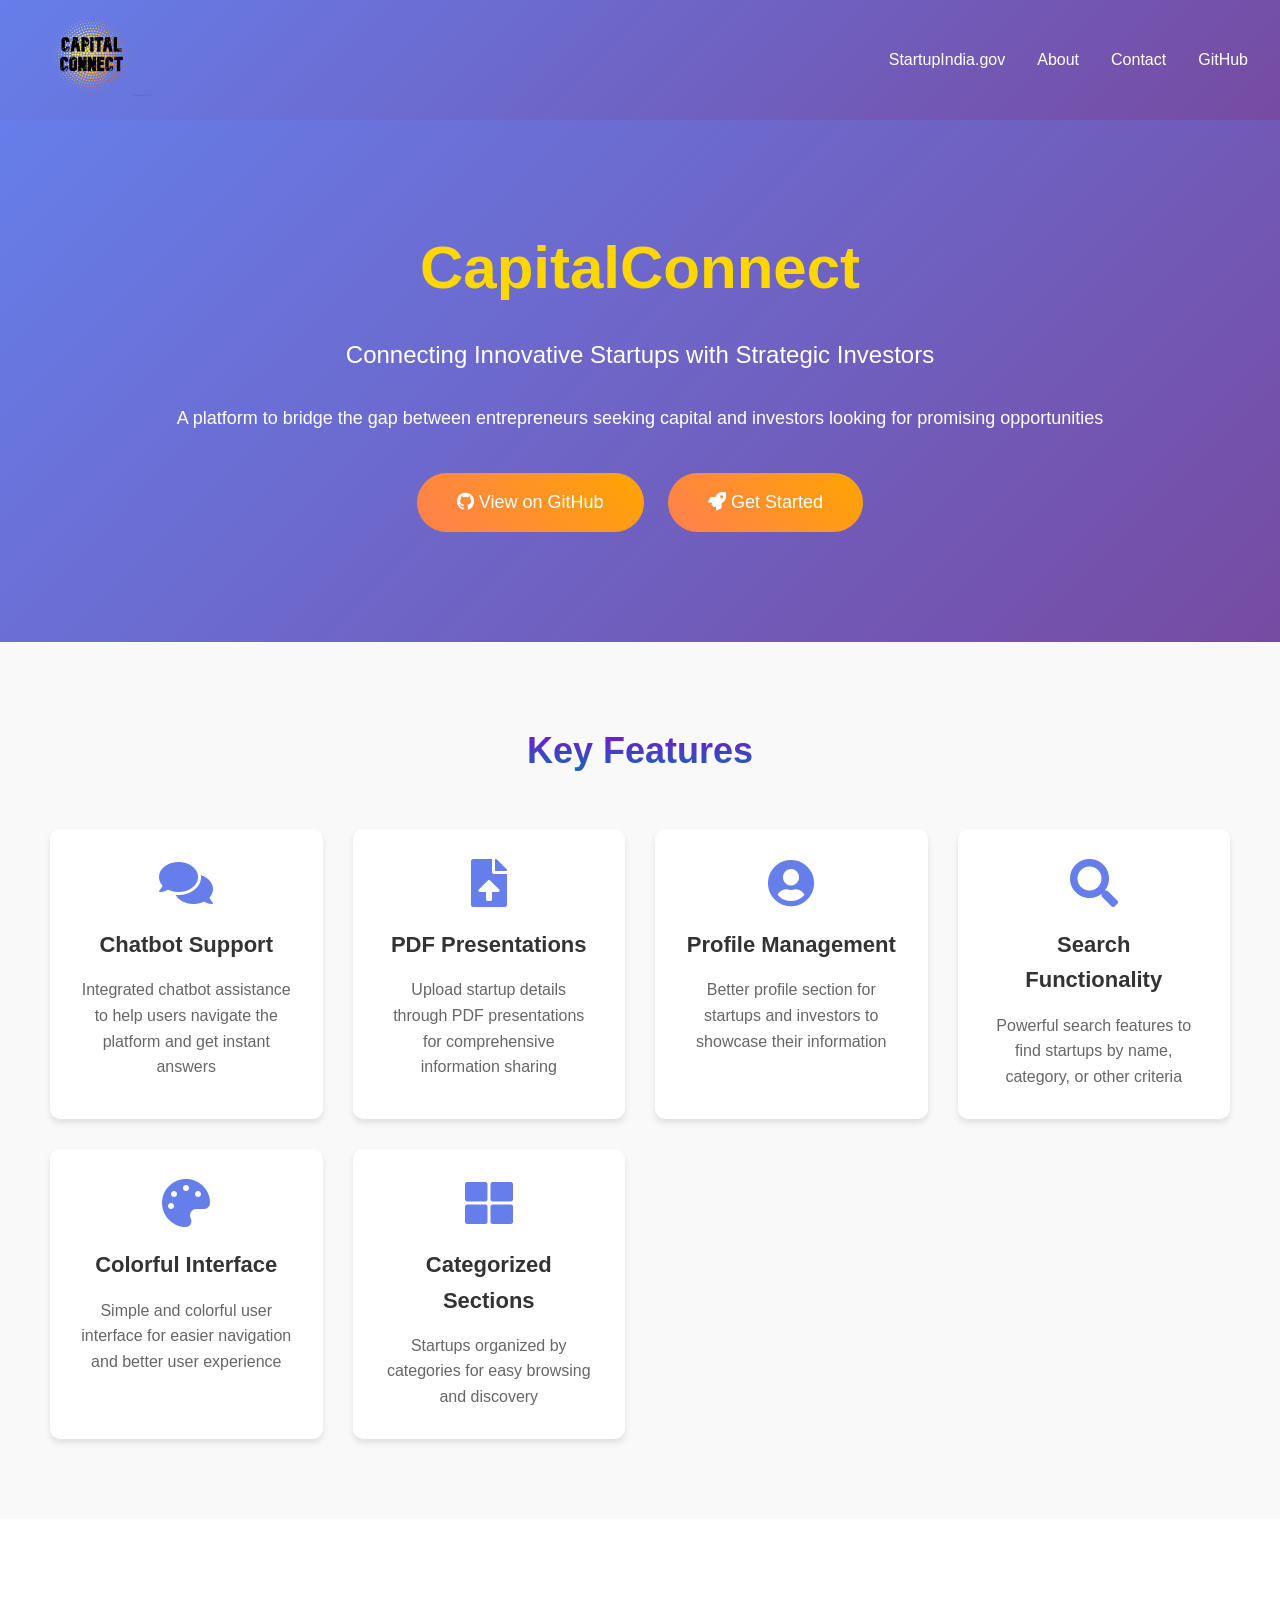
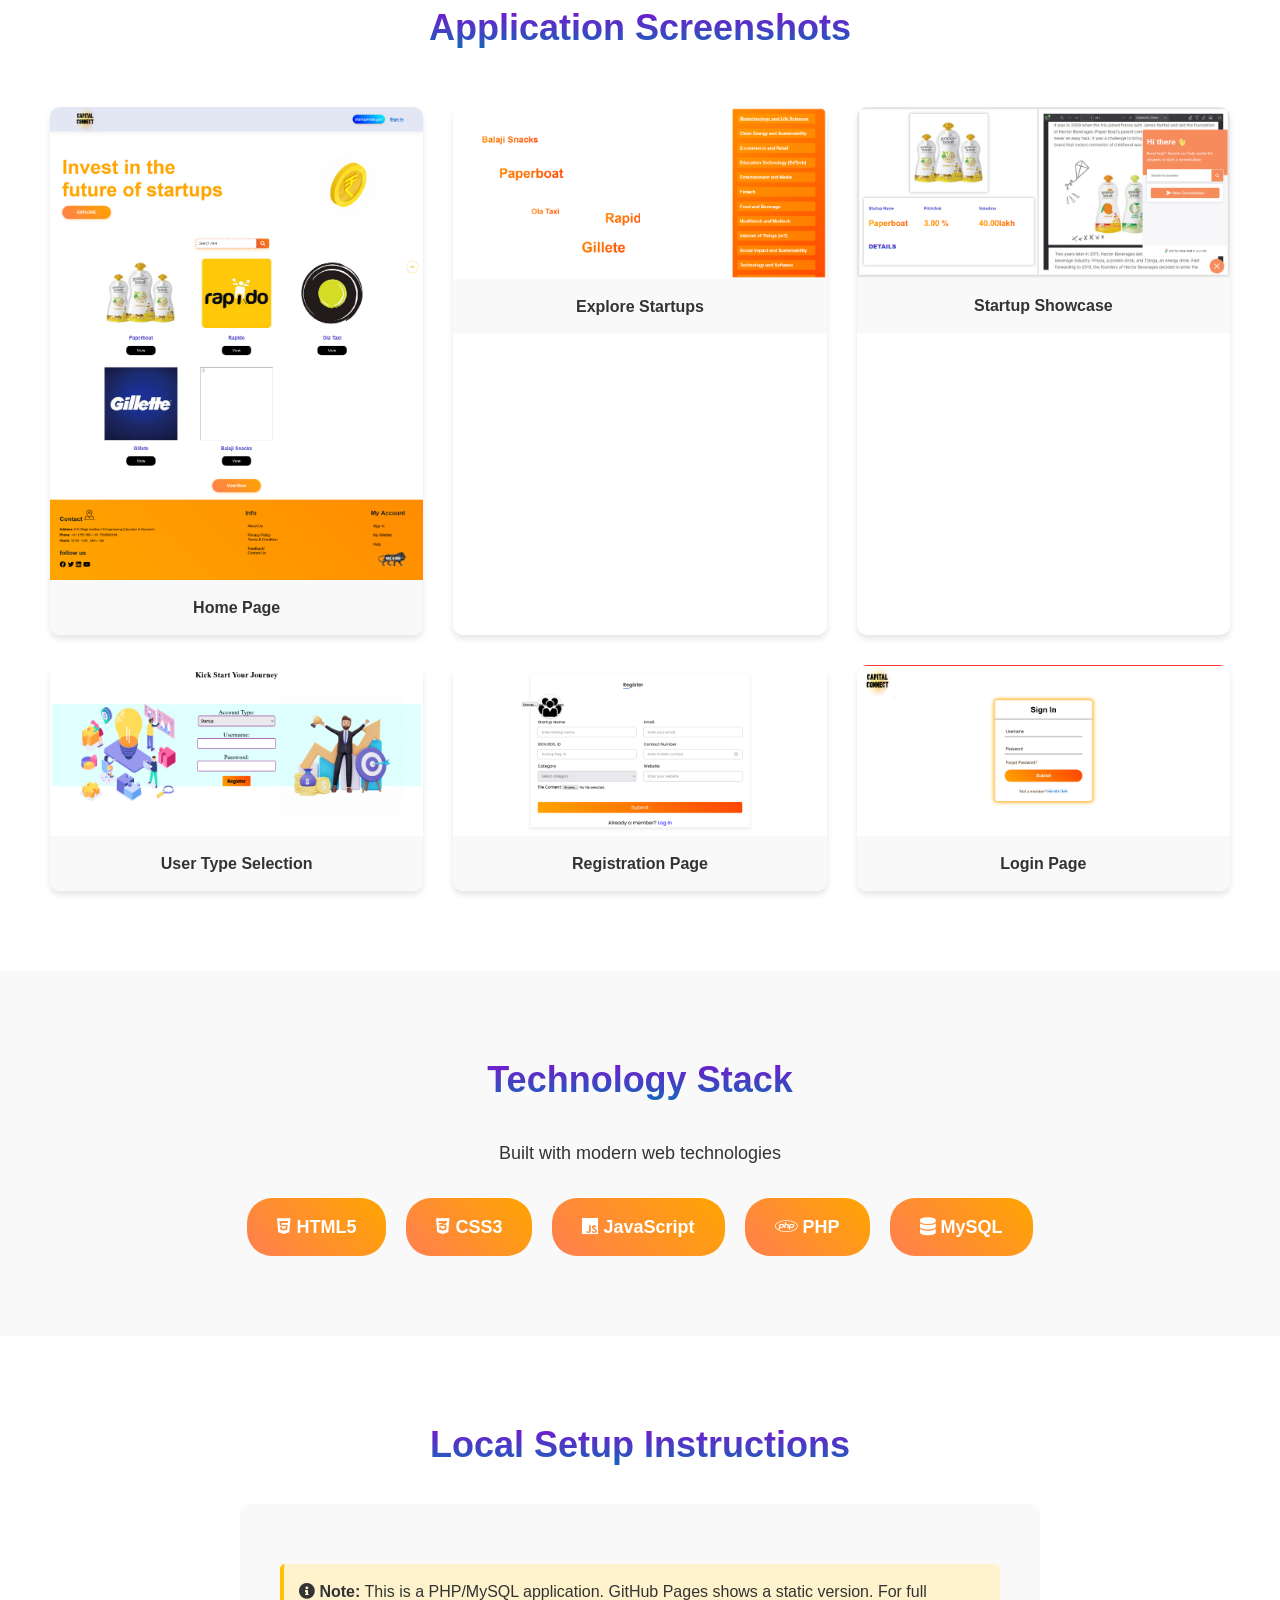
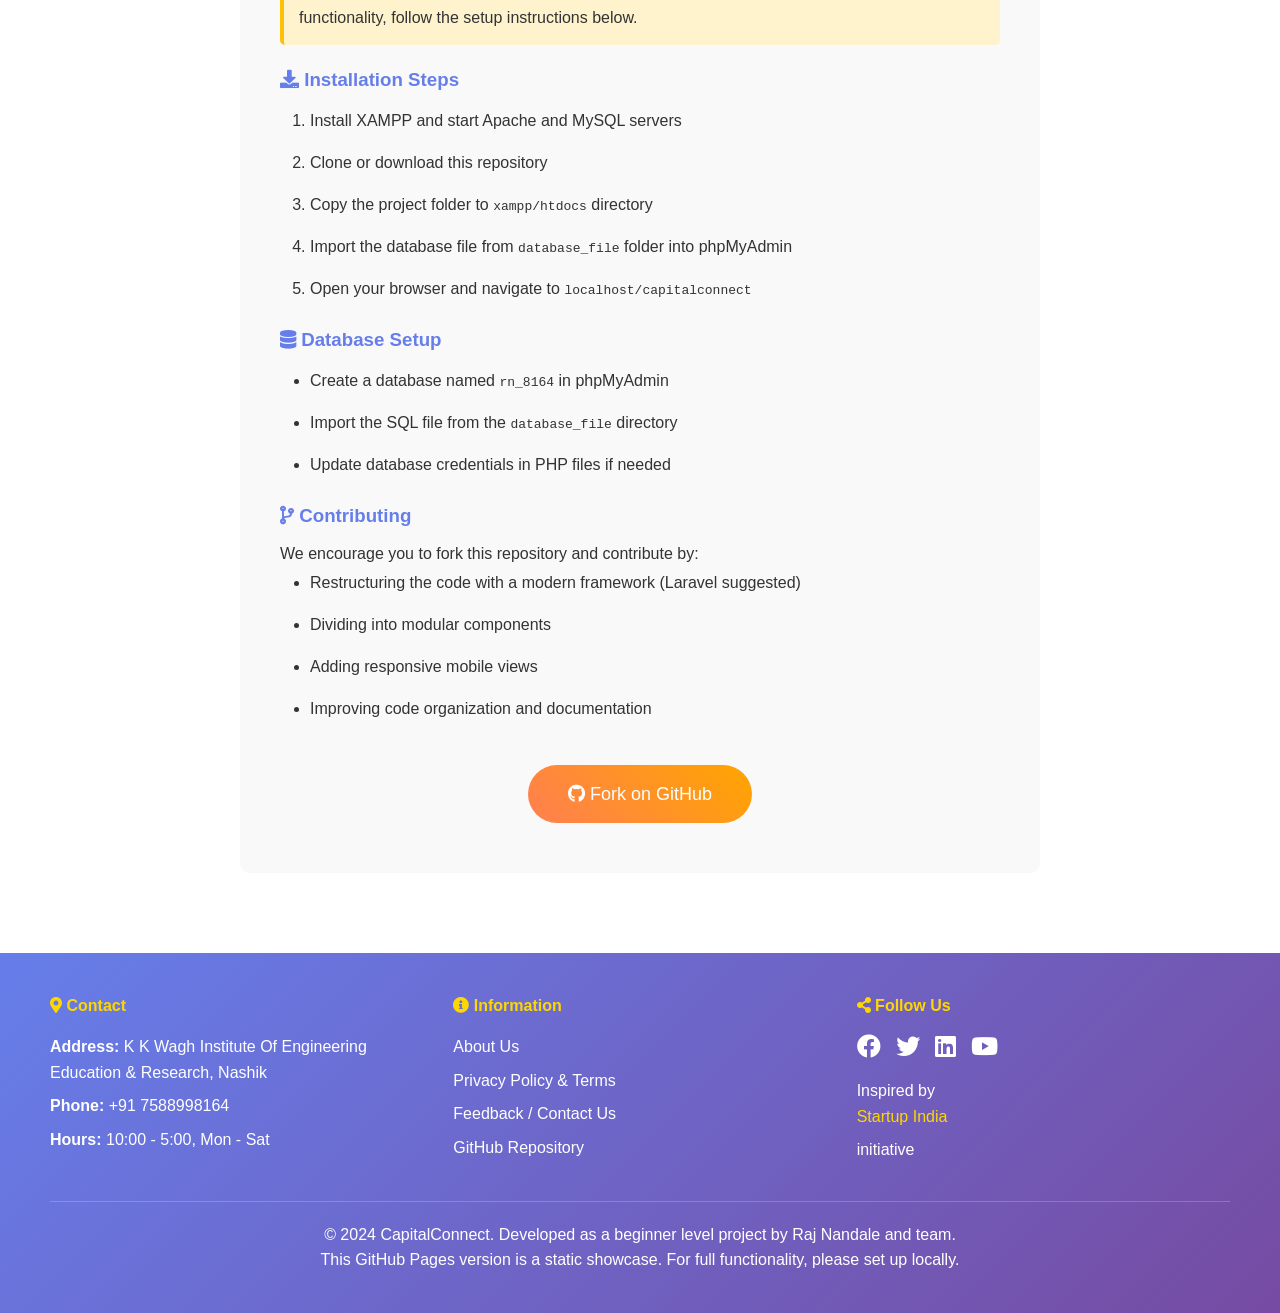
<file: index.html>
<!DOCTYPE html>
<html lang="en">
<head>
    <meta charset="UTF-8">
    <meta http-equiv="X-UA-Compatible" content="IE=edge">
    <meta name="viewport" content="width=device-width, initial-scale=1.0">
    <title>CapitalConnect - Connecting Startups with Investors</title>
    <link rel="stylesheet" href="https://use.fontawesome.com/releases/v5.15.4/css/all.css"/>
    <style>
        * {
            margin: 0;
            padding: 0;
            box-sizing: border-box;
        }

        body {
            font-family: Arial, sans-serif;
            line-height: 1.6;
            color: #333;
        }

        /* Header Styles */
        #header {
            background: linear-gradient(135deg, #667eea 0%, #764ba2 100%);
            padding: 1rem 2rem;
            display: flex;
            justify-content: space-between;
            align-items: center;
            box-shadow: 0 2px 5px rgba(0,0,0,0.1);
        }

        .logo {
            height: 80px;
            width: auto;
        }

        #navbar {
            display: flex;
            list-style: none;
            gap: 2rem;
            align-items: center;
        }

        #navbar li a {
            color: white;
            text-decoration: none;
            font-weight: 500;
            transition: color 0.3s;
        }

        #navbar li a:hover {
            color: #ffd700;
        }

        /* Hero Section */
        .hero {
            background: linear-gradient(135deg, #667eea 0%, #764ba2 100%);
            color: white;
            padding: 100px 50px;
            text-align: center;
        }

        .tagline {
            font-size: 60px;
            margin-bottom: 20px;
            color: #ffd700;
            font-weight: bold;
        }

        .subtitle {
            font-size: 24px;
            margin-bottom: 30px;
        }

        .cta-button {
            background: linear-gradient(45deg, coral, orange);
            color: white;
            padding: 15px 40px;
            border: none;
            border-radius: 50px;
            font-size: 18px;
            cursor: pointer;
            text-decoration: none;
            display: inline-block;
            margin: 10px;
            transition: transform 0.3s;
        }

        .cta-button:hover {
            transform: scale(1.05);
            background: linear-gradient(45deg, darkorange, orange);
        }

        /* Features Section */
        .features {
            padding: 80px 50px;
            background: #f9f9f9;
        }

        .features h2 {
            text-align: center;
            font-size: 36px;
            margin-bottom: 50px;
            background: linear-gradient(to bottom, #9400D3, #0077b6);
            -webkit-background-clip: text;
            -webkit-text-fill-color: transparent;
        }

        .features-grid {
            display: grid;
            grid-template-columns: repeat(auto-fit, minmax(250px, 1fr));
            gap: 30px;
            max-width: 1200px;
            margin: 0 auto;
        }

        .feature-card {
            background: white;
            padding: 30px;
            border-radius: 10px;
            box-shadow: 0 4px 6px rgba(0,0,0,0.1);
            text-align: center;
            transition: transform 0.3s;
        }

        .feature-card:hover {
            transform: translateY(-5px);
            box-shadow: 0 6px 12px rgba(255, 140, 0, 0.3);
        }

        .feature-card i {
            font-size: 48px;
            color: #667eea;
            margin-bottom: 20px;
        }

        .feature-card h3 {
            font-size: 22px;
            margin-bottom: 15px;
            color: #333;
        }

        .feature-card p {
            color: #666;
            line-height: 1.6;
        }

        /* Screenshots Section */
        .screenshots {
            padding: 80px 50px;
            background: white;
        }

        .screenshots h2 {
            text-align: center;
            font-size: 36px;
            margin-bottom: 50px;
            background: linear-gradient(to bottom, #9400D3, #0077b6);
            -webkit-background-clip: text;
            -webkit-text-fill-color: transparent;
        }

        .screenshot-grid {
            display: grid;
            grid-template-columns: repeat(auto-fit, minmax(300px, 1fr));
            gap: 30px;
            max-width: 1200px;
            margin: 0 auto;
        }

        .screenshot-item {
            border-radius: 10px;
            overflow: hidden;
            box-shadow: 0 4px 6px rgba(0,0,0,0.1);
        }

        .screenshot-item img {
            width: 100%;
            height: auto;
            display: block;
        }

        .screenshot-item p {
            padding: 15px;
            background: #f9f9f9;
            text-align: center;
            font-weight: bold;
            color: #333;
        }

        /* Tech Stack Section */
        .tech-stack {
            padding: 80px 50px;
            background: #f9f9f9;
            text-align: center;
        }

        .tech-stack h2 {
            font-size: 36px;
            margin-bottom: 30px;
            background: linear-gradient(to bottom, #9400D3, #0077b6);
            -webkit-background-clip: text;
            -webkit-text-fill-color: transparent;
        }

        .tech-badges {
            display: flex;
            justify-content: center;
            gap: 20px;
            flex-wrap: wrap;
            margin-top: 30px;
        }

        .tech-badge {
            background: linear-gradient(45deg, coral, orange);
            color: white;
            padding: 15px 30px;
            border-radius: 25px;
            font-size: 18px;
            font-weight: bold;
        }

        /* Setup Section */
        .setup {
            padding: 80px 50px;
            background: white;
        }

        .setup h2 {
            text-align: center;
            font-size: 36px;
            margin-bottom: 30px;
            background: linear-gradient(to bottom, #9400D3, #0077b6);
            -webkit-background-clip: text;
            -webkit-text-fill-color: transparent;
        }

        .setup-content {
            max-width: 800px;
            margin: 0 auto;
            background: #f9f9f9;
            padding: 40px;
            border-radius: 10px;
        }

        .setup-content h3 {
            color: #667eea;
            margin-top: 20px;
            margin-bottom: 10px;
        }

        .setup-content ol, .setup-content ul {
            margin-left: 30px;
            line-height: 2;
        }

        .setup-content li {
            margin-bottom: 10px;
        }

        .note {
            background: #fff3cd;
            border-left: 4px solid #ffc107;
            padding: 15px;
            margin: 20px 0;
            border-radius: 5px;
        }

        /* Footer */
        footer {
            background: linear-gradient(135deg, #667eea 0%, #764ba2 100%);
            color: white;
            padding: 40px 50px;
            text-align: center;
        }

        .footer-content {
            display: grid;
            grid-template-columns: repeat(auto-fit, minmax(250px, 1fr));
            gap: 30px;
            max-width: 1200px;
            margin: 0 auto 30px;
            text-align: left;
        }

        .footer-section h4 {
            margin-bottom: 15px;
            color: #ffd700;
        }

        .footer-section p, .footer-section a {
            color: white;
            text-decoration: none;
            display: block;
            margin-bottom: 8px;
        }

        .footer-section a:hover {
            color: #ffd700;
        }

        .social-icons {
            display: flex;
            gap: 15px;
            margin-top: 10px;
        }

        .social-icons i {
            font-size: 24px;
            cursor: pointer;
            transition: color 0.3s;
        }

        .social-icons i:hover {
            color: #ffd700;
        }

        .copyright {
            border-top: 1px solid rgba(255,255,255,0.2);
            padding-top: 20px;
            margin-top: 20px;
        }

        /* Scroll to Top Button */
        .scroll-to-top {
            position: fixed;
            bottom: 20px;
            right: 20px;
            z-index: 9999;
            font-size: 18px;
            background-color: white;
            border: 2px dashed orange;
            outline: none;
            cursor: pointer;
            padding: 15px;
            border-radius: 50%;
            display: none;
            transition: background-color 0.3s;
        }

        .scroll-to-top:hover {
            background-color: orange;
        }

        /* Responsive Design */
        @media (max-width: 768px) {
            .tagline {
                font-size: 36px;
            }

            .subtitle {
                font-size: 18px;
            }

            #navbar {
                flex-direction: column;
                gap: 1rem;
            }

            .hero {
                padding: 60px 20px;
            }

            .features, .screenshots, .tech-stack, .setup {
                padding: 40px 20px;
            }
        }
    </style>
</head>
<body>
    <!-- Header -->
    <section id="header">
        <a href="index.html">
            <img src="vector.png" class="logo" alt="CapitalConnect Logo">
        </a>
        <nav>
            <ul id="navbar">
                <li><a href="https://www.startupindia.gov.in/content/sih/en/startup-scheme.html" target="_blank">StartupIndia.gov</a></li>
                <li><a href="about.html">About</a></li>
                <li><a href="feedback.html">Contact</a></li>
                <li><a href="https://github.com/rajnandale/capitalconnect" target="_blank">GitHub</a></li>
            </ul>
        </nav>
    </section>

    <!-- Hero Section -->
    <section class="hero">
        <h1 class="tagline">CapitalConnect</h1>
        <p class="subtitle">Connecting Innovative Startups with Strategic Investors</p>
        <p style="font-size: 18px; margin-bottom: 30px;">
            A platform to bridge the gap between entrepreneurs seeking capital and investors looking for promising opportunities
        </p>
        <a href="https://github.com/rajnandale/capitalconnect" class="cta-button" target="_blank">
            <i class="fab fa-github"></i> View on GitHub
        </a>
        <a href="#setup" class="cta-button">
            <i class="fas fa-rocket"></i> Get Started
        </a>
    </section>

    <!-- Features Section -->
    <section class="features">
        <h2>Key Features</h2>
        <div class="features-grid">
            <div class="feature-card">
                <i class="fas fa-comments"></i>
                <h3>Chatbot Support</h3>
                <p>Integrated chatbot assistance to help users navigate the platform and get instant answers</p>
            </div>
            <div class="feature-card">
                <i class="fas fa-file-upload"></i>
                <h3>PDF Presentations</h3>
                <p>Upload startup details through PDF presentations for comprehensive information sharing</p>
            </div>
            <div class="feature-card">
                <i class="fas fa-user-circle"></i>
                <h3>Profile Management</h3>
                <p>Better profile section for startups and investors to showcase their information</p>
            </div>
            <div class="feature-card">
                <i class="fas fa-search"></i>
                <h3>Search Functionality</h3>
                <p>Powerful search features to find startups by name, category, or other criteria</p>
            </div>
            <div class="feature-card">
                <i class="fas fa-palette"></i>
                <h3>Colorful Interface</h3>
                <p>Simple and colorful user interface for easier navigation and better user experience</p>
            </div>
            <div class="feature-card">
                <i class="fas fa-th-large"></i>
                <h3>Categorized Sections</h3>
                <p>Startups organized by categories for easy browsing and discovery</p>
            </div>
        </div>
    </section>

    <!-- Screenshots Section -->
    <section class="screenshots">
        <h2>Application Screenshots</h2>
        <div class="screenshot-grid">
            <div class="screenshot-item">
                <img src="screenshots/home.png" alt="Home Page">
                <p>Home Page</p>
            </div>
            <div class="screenshot-item">
                <img src="screenshots/explore.png" alt="Explore Page">
                <p>Explore Startups</p>
            </div>
            <div class="screenshot-item">
                <img src="screenshots/showcase.png" alt="Showcase">
                <p>Startup Showcase</p>
            </div>
            <div class="screenshot-item">
                <img src="screenshots/usertype.png" alt="User Type">
                <p>User Type Selection</p>
            </div>
            <div class="screenshot-item">
                <img src="screenshots/register.png" alt="Register">
                <p>Registration Page</p>
            </div>
            <div class="screenshot-item">
                <img src="screenshots/login.png" alt="Login">
                <p>Login Page</p>
            </div>
        </div>
    </section>

    <!-- Tech Stack Section -->
    <section class="tech-stack">
        <h2>Technology Stack</h2>
        <p style="font-size: 18px; margin-bottom: 20px;">Built with modern web technologies</p>
        <div class="tech-badges">
            <span class="tech-badge"><i class="fab fa-html5"></i> HTML5</span>
            <span class="tech-badge"><i class="fab fa-css3-alt"></i> CSS3</span>
            <span class="tech-badge"><i class="fab fa-js"></i> JavaScript</span>
            <span class="tech-badge"><i class="fab fa-php"></i> PHP</span>
            <span class="tech-badge"><i class="fas fa-database"></i> MySQL</span>
        </div>
    </section>

    <!-- Setup Section -->
    <section class="setup" id="setup">
        <h2>Local Setup Instructions</h2>
        <div class="setup-content">
            <div class="note">
                <strong><i class="fas fa-info-circle"></i> Note:</strong> This is a PHP/MySQL application. GitHub Pages shows a static version. For full functionality, follow the setup instructions below.
            </div>

            <h3><i class="fas fa-download"></i> Installation Steps</h3>
            <ol>
                <li>Install XAMPP and start Apache and MySQL servers</li>
                <li>Clone or download this repository</li>
                <li>Copy the project folder to <code>xampp/htdocs</code> directory</li>
                <li>Import the database file from <code>database_file</code> folder into phpMyAdmin</li>
                <li>Open your browser and navigate to <code>localhost/capitalconnect</code></li>
            </ol>

            <h3><i class="fas fa-database"></i> Database Setup</h3>
            <ul>
                <li>Create a database named <code>rn_8164</code> in phpMyAdmin</li>
                <li>Import the SQL file from the <code>database_file</code> directory</li>
                <li>Update database credentials in PHP files if needed</li>
            </ul>

            <h3><i class="fas fa-code-branch"></i> Contributing</h3>
            <p>We encourage you to fork this repository and contribute by:</p>
            <ul>
                <li>Restructuring the code with a modern framework (Laravel suggested)</li>
                <li>Dividing into modular components</li>
                <li>Adding responsive mobile views</li>
                <li>Improving code organization and documentation</li>
            </ul>

            <div style="margin-top: 30px; text-align: center;">
                <a href="https://github.com/rajnandale/capitalconnect" class="cta-button" target="_blank">
                    <i class="fab fa-github"></i> Fork on GitHub
                </a>
            </div>
        </div>
    </section>

    <!-- Footer -->
    <footer>
        <div class="footer-content">
            <div class="footer-section">
                <h4><i class="fas fa-map-marker-alt"></i> Contact</h4>
                <p><strong>Address:</strong> K K Wagh Institute Of Engineering Education & Research, Nashik</p>
                <p><strong>Phone:</strong> +91 7588998164</p>
                <p><strong>Hours:</strong> 10:00 - 5:00, Mon - Sat</p>
            </div>
            <div class="footer-section">
                <h4><i class="fas fa-info-circle"></i> Information</h4>
                <a href="about.html">About Us</a>
                <a href="privacy.html">Privacy Policy & Terms</a>
                <a href="feedback.html">Feedback / Contact Us</a>
                <a href="https://github.com/rajnandale/capitalconnect">GitHub Repository</a>
            </div>
            <div class="footer-section">
                <h4><i class="fas fa-share-alt"></i> Follow Us</h4>
                <div class="social-icons">
                    <i class="fab fa-facebook"></i>
                    <i class="fab fa-twitter"></i>
                    <i class="fab fa-linkedin"></i>
                    <i class="fab fa-youtube"></i>
                </div>
                <p style="margin-top: 20px;">Inspired by <a href="https://startupindia.gov.in" target="_blank" style="color: #ffd700;">Startup India</a> initiative</p>
            </div>
        </div>
        <div class="copyright">
            <p>&copy; 2024 CapitalConnect. Developed as a beginner level project by Raj Nandale and team.</p>
            <p>This GitHub Pages version is a static showcase. For full functionality, please set up locally.</p>
        </div>
    </footer>

    <!-- Scroll to Top Button -->
    <a href="#" class="scroll-to-top" id="scrollBtn">
        <i class="fas fa-chevron-up"></i>
    </a>

    <script>
        // Scroll to Top functionality
        var scrollBtn = document.getElementById('scrollBtn');

        window.addEventListener('scroll', function() {
            if (window.pageYOffset > 300) {
                scrollBtn.style.display = 'block';
            } else {
                scrollBtn.style.display = 'none';
            }
        });

        scrollBtn.addEventListener('click', function(e) {
            e.preventDefault();
            window.scrollTo({
                top: 0,
                behavior: 'smooth'
            });
        });

        // Smooth scrolling for anchor links
        document.querySelectorAll('a[href^="#"]').forEach(anchor => {
            anchor.addEventListener('click', function (e) {
                e.preventDefault();
                const target = document.querySelector(this.getAttribute('href'));
                if (target) {
                    target.scrollIntoView({
                        behavior: 'smooth',
                        block: 'start'
                    });
                }
            });
        });
    </script>
</body>
</html>
</file>
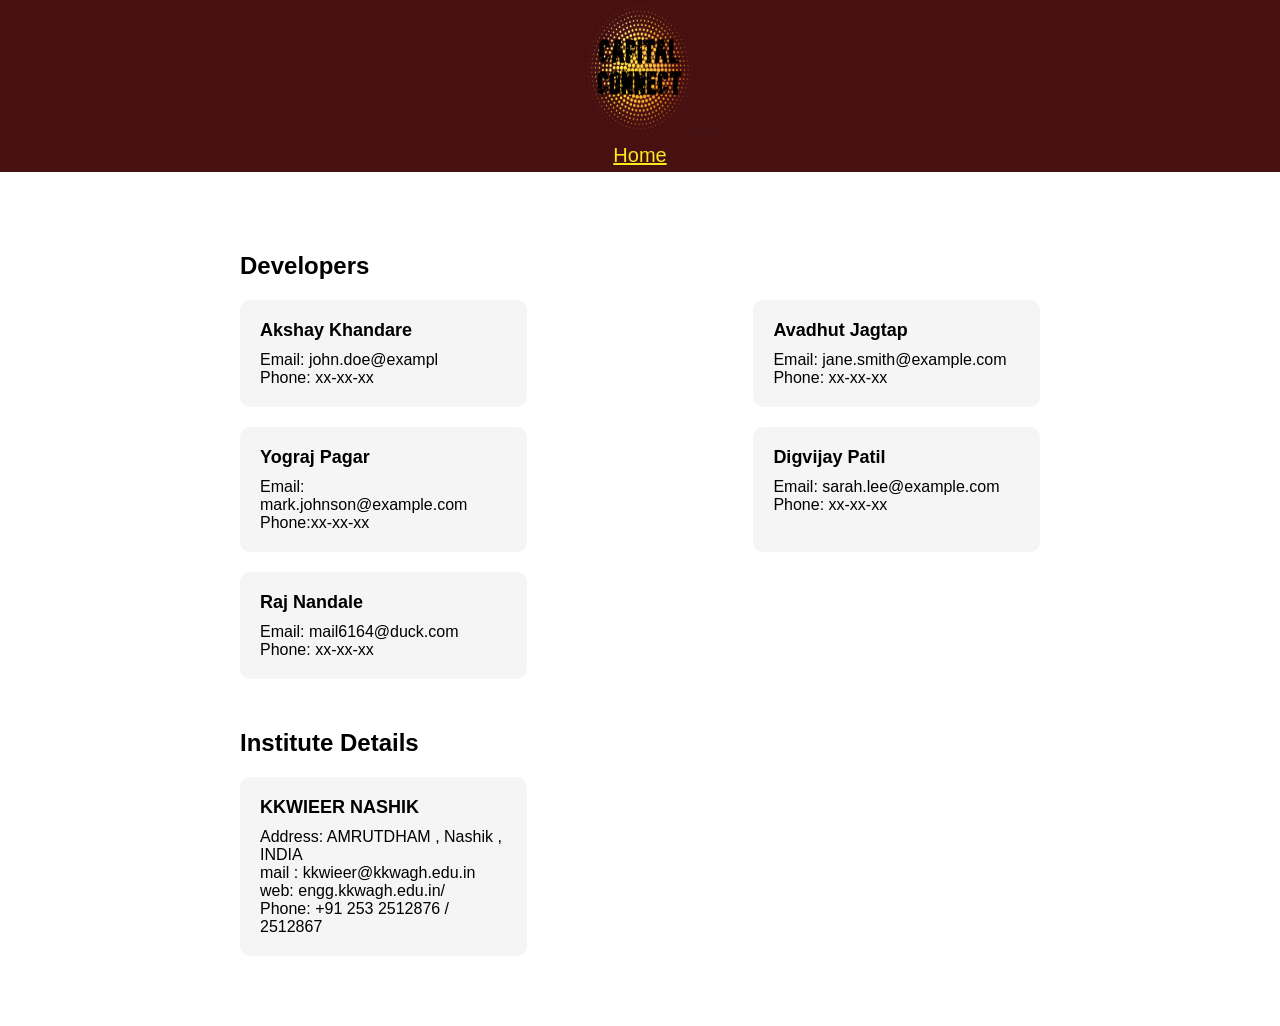
<file: about.html>
<!DOCTYPE html>
<html>
<head>
	<title>About</title>
	<style>
		body {
			font-family: Arial, sans-serif;
			margin: 0;
			padding: 0;
		}
		header {
			background-color: rgb(71, 17, 17);
			color: #fff;
			padding: 5px;
			text-align: center;
		}
		h1 {
			font-size: 36px;
			margin: 0;
		}
		a {
			font-size: 20px;
			color: #fbe81d;
		}
		h2 {
			font-size: 24px;
			margin: 30px 0 20px;
		}
		.container {
			max-width: 800px;
			margin: 0 auto;
			padding: 50px;
		}
		.contact-info {
			display: flex;
			flex-wrap: wrap;
			justify-content: space-between;
		}
		.contact-info div {
			flex-basis: calc(33.33% - 20px);
			margin-bottom: 20px;
			padding: 20px;
			background-color: #f5f5f5;
			border-radius: 10px;
		}
		.contact-info h3 {
			font-size: 18px;
			margin: 0 0 10px;
		}
		.contact-info p {
			margin: 0;
		}
	</style>
</head>
<body>
	<header>
		<h1><img src="vector.png" width="160" height="130" class="logo" alt=""></h1>
		<a href="index.php">Home</a>
	</header>
	<div class="container">
		<h2>Developers</h2>
		<div class="contact-info">
			<div>
				<h3>Akshay Khandare</h3>
				<p>Email: john.doe@exampl</p>
				<p>Phone: xx-xx-xx</p>
			</div>
			<div>
				<h3>Avadhut Jagtap</h3>
				<p>Email: jane.smith@example.com</p>
				<p>Phone: xx-xx-xx</p>
			</div>
			<div>
				<h3>Yograj Pagar</h3>
				<p>Email: mark.johnson@example.com</p>
				<p>Phone:xx-xx-xx</p>
			</div>
			<div>
				<h3>Digvijay Patil</h3>
				<p>Email: sarah.lee@example.com</p>
				<p>Phone: xx-xx-xx</p>
			</div>
			<div>
				<h3>Raj Nandale</h3>
				<p>Email: mail6164@duck.com</p>
				<p>Phone: xx-xx-xx</p>
			</div>
		</div>
		<h2>Institute Details</h2>
		<div class="contact-info">
			<div>
				<h3>KKWIEER NASHIK</h3>
				<p>Address: AMRUTDHAM , Nashik , INDIA</p>
				<p>mail : kkwieer@kkwagh.edu.in </p>
				<p>web: engg.kkwagh.edu.in/</p>
				<p>Phone: +91 253 2512876 / 2512867</p>
			</div>
		</div>
		
	</div>
	
</body>
</html>
</file>
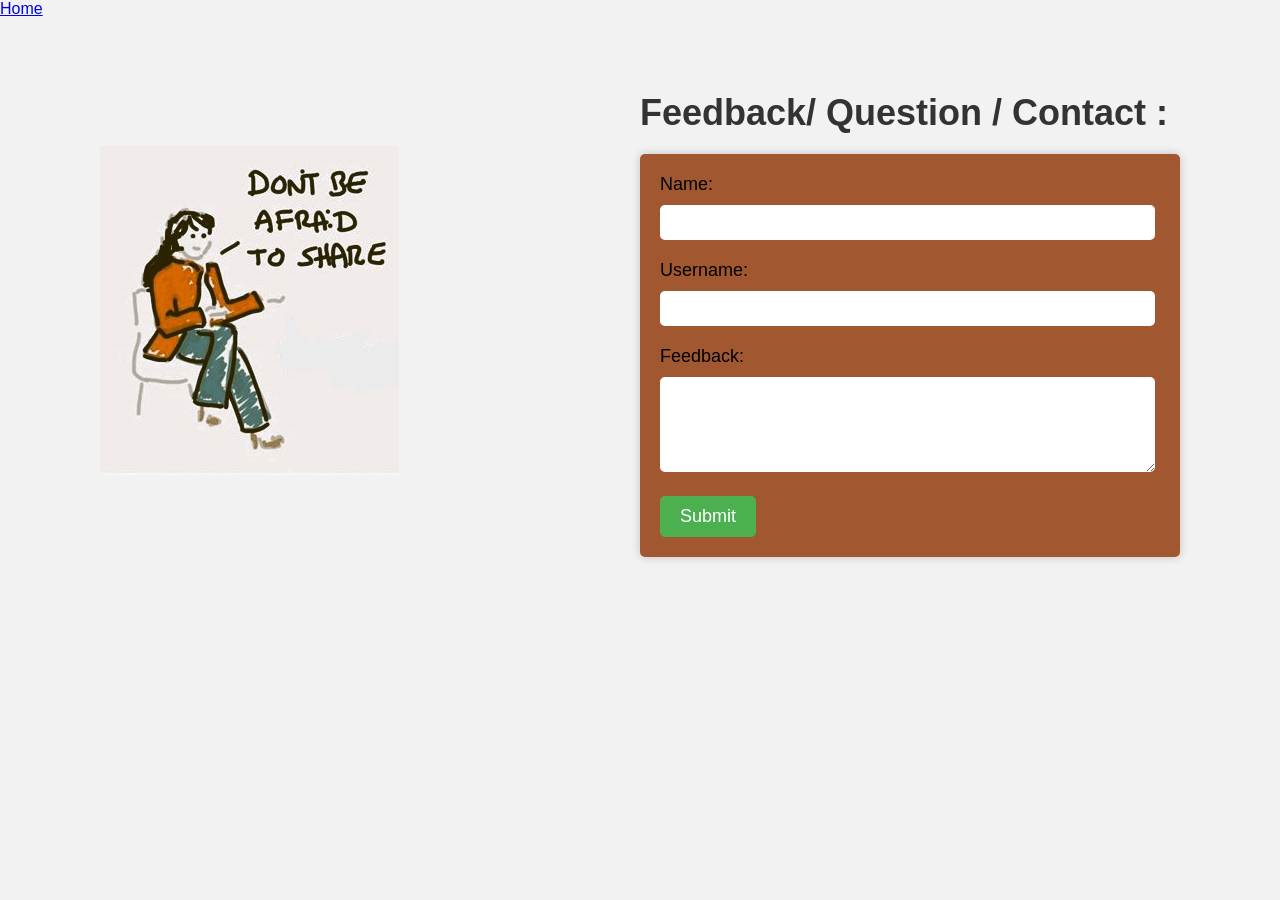
<file: feedback.html>
<!DOCTYPE html>
<html>
<head>
	<title>Contact</title>
	<style>
		body {
			background-color: #f2f2f2;
			font-family: Arial, sans-serif;
			margin: 0;
			padding: 0;
		}
		
		.container {
			display: flex;
			flex-direction: row;
			align-items: center;
			justify-content: center;
			margin-top: 50px;
		}
		
		.image {
			flex: 1;
			margin-left: 100px;
		}
		
		.image img {
			max-width: 100%;
			height: auto;
		}
		
		.feedback {
			flex: 1;
			margin-right: 100px;
		}
		
		h1 {
			font-size: 36px;
			margin-bottom: 20px;
			color: #333;
		}
		
		form {
			background-color: #a15830;
			border-radius: 5px;
			padding: 20px;
			box-shadow: 0 0 10px rgba(0,0,0,0.2);
      outline: black;

		}
		
		label {
			display: block;
			font-size: 18px;
			margin-bottom: 10px;
			color: black;
		}
		
		input[type=text], textarea {
			width: 95%;
			padding: 10px;
			border-radius: 5px;
			border: black;
			margin-right: 30px;
			margin-bottom: 20px;
      outline-color: black;
      border-color: black;
      border-width: 3px;
		}
		
		input[type=submit] {
			background-color: #4CAF50;
			color: #fff;
			padding: 10px 20px;
			border: black;
			border-radius: 5px;
			cursor: pointer;
			font-size: 18px;
			transition: background-color 0.3s ease;
		}
		
		input[type=submit]:hover {
			background-color: #3e8e41;
		}
	</style>
</head>
<body>
  <div>
    <a href="index.php">Home</a>
  </div>
	<div class="container">
		<div class="image">
			<img src="feedback.jpg" alt="Image" >
		</div>
		<div class="feedback">
			<h1>Feedback/ Question / Contact :</h1>
			<form action="" method="post">
				<label for="name">Name:</label>
				<input type="text" id="name" name="name" required>
				<label for="username">Username:</label>
				<input type="text" id="username" name="username" required>
				<label for="feedback">Feedback:</label>
				<textarea id="feedback" name="feedback" rows="5" required></textarea>
				<input type="submit" value="Submit">
			</form>
		</div>
	</div>
</body>
</html>

<!-- <?php
// Connect to the database
$servername = "localhost";
$username = "root";
$password = "";
$dbname = "feedback";

$conn = mysqli_connect($servername, $username, $password, $dbname);

// Check connection
if (!$conn) {
	die("Connection failed: " . mysqli_connect_error());
}

// Get the feedback data from the form
$name = mysqli_real_escape_string($conn, $_POST['name']);
$username = mysqli_real_escape_string($conn, $_POST['username']);
$feedback = mysqli_real_escape_string($conn, $_POST['feedback']);

// Insert the feedback into the database
$sql = "INSERT INTO feedback (name, username, feedback)
		VALUES ('$name', '$username', '$feedback')";

if (mysqli_query($conn, $sql)) {
	echo "Feedback submitted successfully";
} else {
	echo "Error: " . $sql . "<br>" . mysqli_error($conn);
}

// Close the database connection
mysqli_close($conn);
?>
 -->
</file>
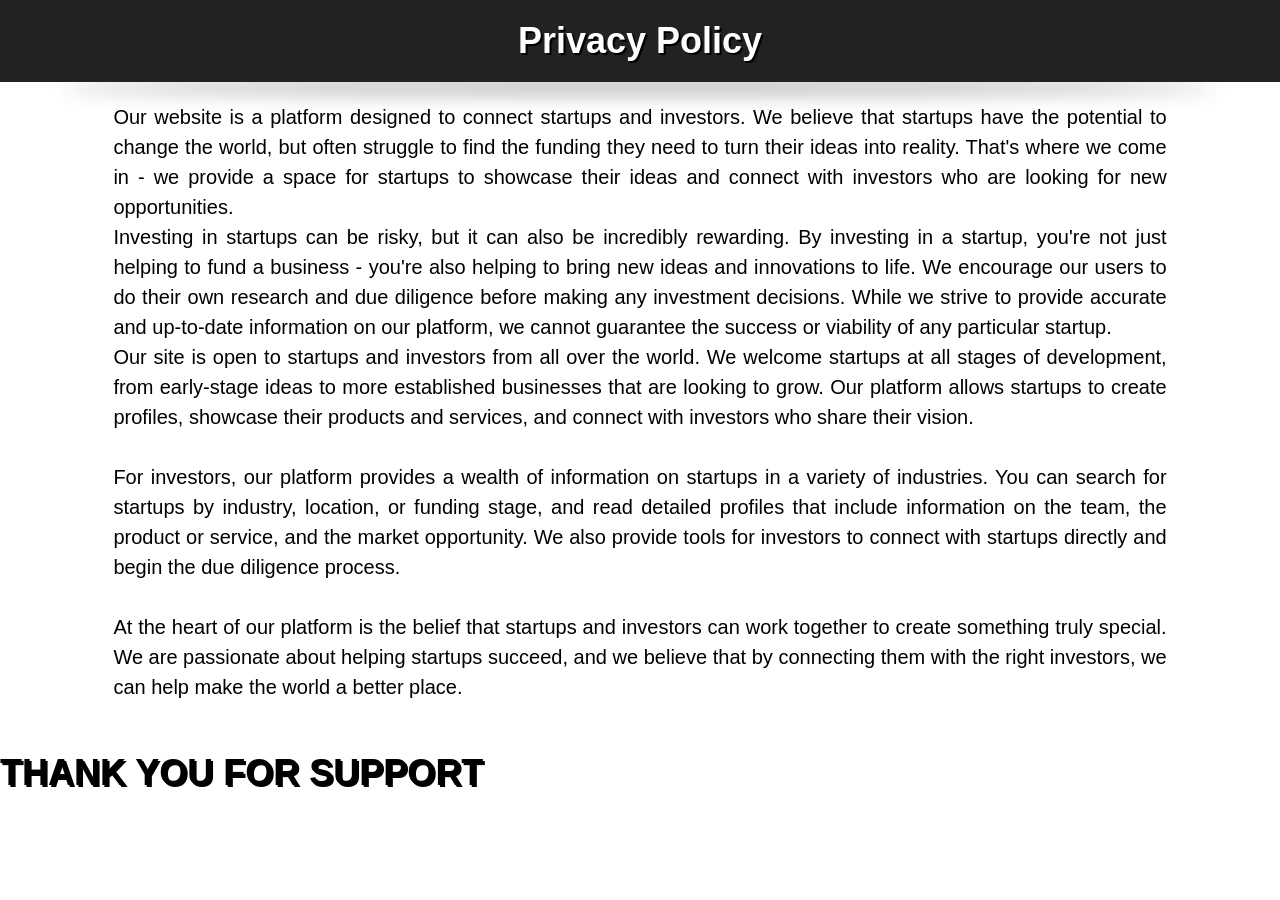
<file: privacy.html>
<!DOCTYPE html>
<html>
<head>
	<title>Privacy Policy</title>
	<style>
		header {
			background-color: #222;
			color: #fff;
			padding: 20px;
			text-align: center;
			position: relative;
		  }
		  header::after {
			content: "";
			position: absolute;
			bottom: -10px;
			left: 50%;
			transform: translateX(-50%);
			width: 90%;
			height: 10px;
			border-radius: 50%;
			background-color: #222;
			opacity: 0.5;
			filter: blur(10px);
		  }
		  h1 {
			font-size: 36px;
			margin: 0;
			text-shadow: 2px 2px #000;
		  }
		  
		body {
			font-family: Arial, sans-serif;
			margin: 0;
			padding: 0;
		}
		header {
			background-color: #222;
			color: #fff;
			padding: 20px;
			text-align: center;
		}
		h1 {
			font-size: 36px;
			margin: 0;
		}
		h2 {
			font-size: 24px;
			margin: 30px 0 20px;
		}
		.container {
			max-width: 800px;
			margin: 0 auto;
			padding: 50px;
		}
		.privacy-policy {
			margin-left: 3cm;
			margin-right: 3cm;
			line-height: 1.5;
			font-size: 20px;
			text-align: justify;
			margin-bottom: 50px;
		}
	</style>
</head>
<body>
	<header>
		<h1>Privacy Policy</h1>
	</header class="container">
		<p class="privacy-policy">
			Our website is a platform designed to connect startups and investors. We believe that startups have the potential to change the world, but often struggle to find the funding they need to turn their ideas into reality. That's where we come in - we provide a space for startups to showcase their ideas and connect with investors who are looking for new opportunities.
            <br>

Investing in startups can be risky, but it can also be incredibly rewarding. By investing in a startup, you're not just helping to fund a business - you're also helping to bring new ideas and innovations to life. We encourage our users to do their own research and due diligence before making any investment decisions. While we strive to provide accurate and up-to-date information on our platform, we cannot guarantee the success or viability of any particular startup.<br>

Our site is open to startups and investors from all over the world. We welcome startups at all stages of development, from early-stage ideas to more established businesses that are looking to grow. Our platform allows startups to create profiles, showcase their products and services, and connect with investors who share their vision.<br><br>

For investors, our platform provides a wealth of information on startups in a variety of industries. You can search for startups by industry, location, or funding stage, and read detailed profiles that include information on the team, the product or service, and the market opportunity. We also provide tools for investors to connect with startups directly and begin the due diligence process.<br><br>

At the heart of our platform is the belief that startups and investors can work together to create something truly special. We are passionate about helping startups succeed, and we believe that by connecting them with the right investors, we can help make the world a better place.
		</p>
        <h1>THANK YOU FOR SUPPORT</h1>
	</div>
</body>
</html>
</file>
